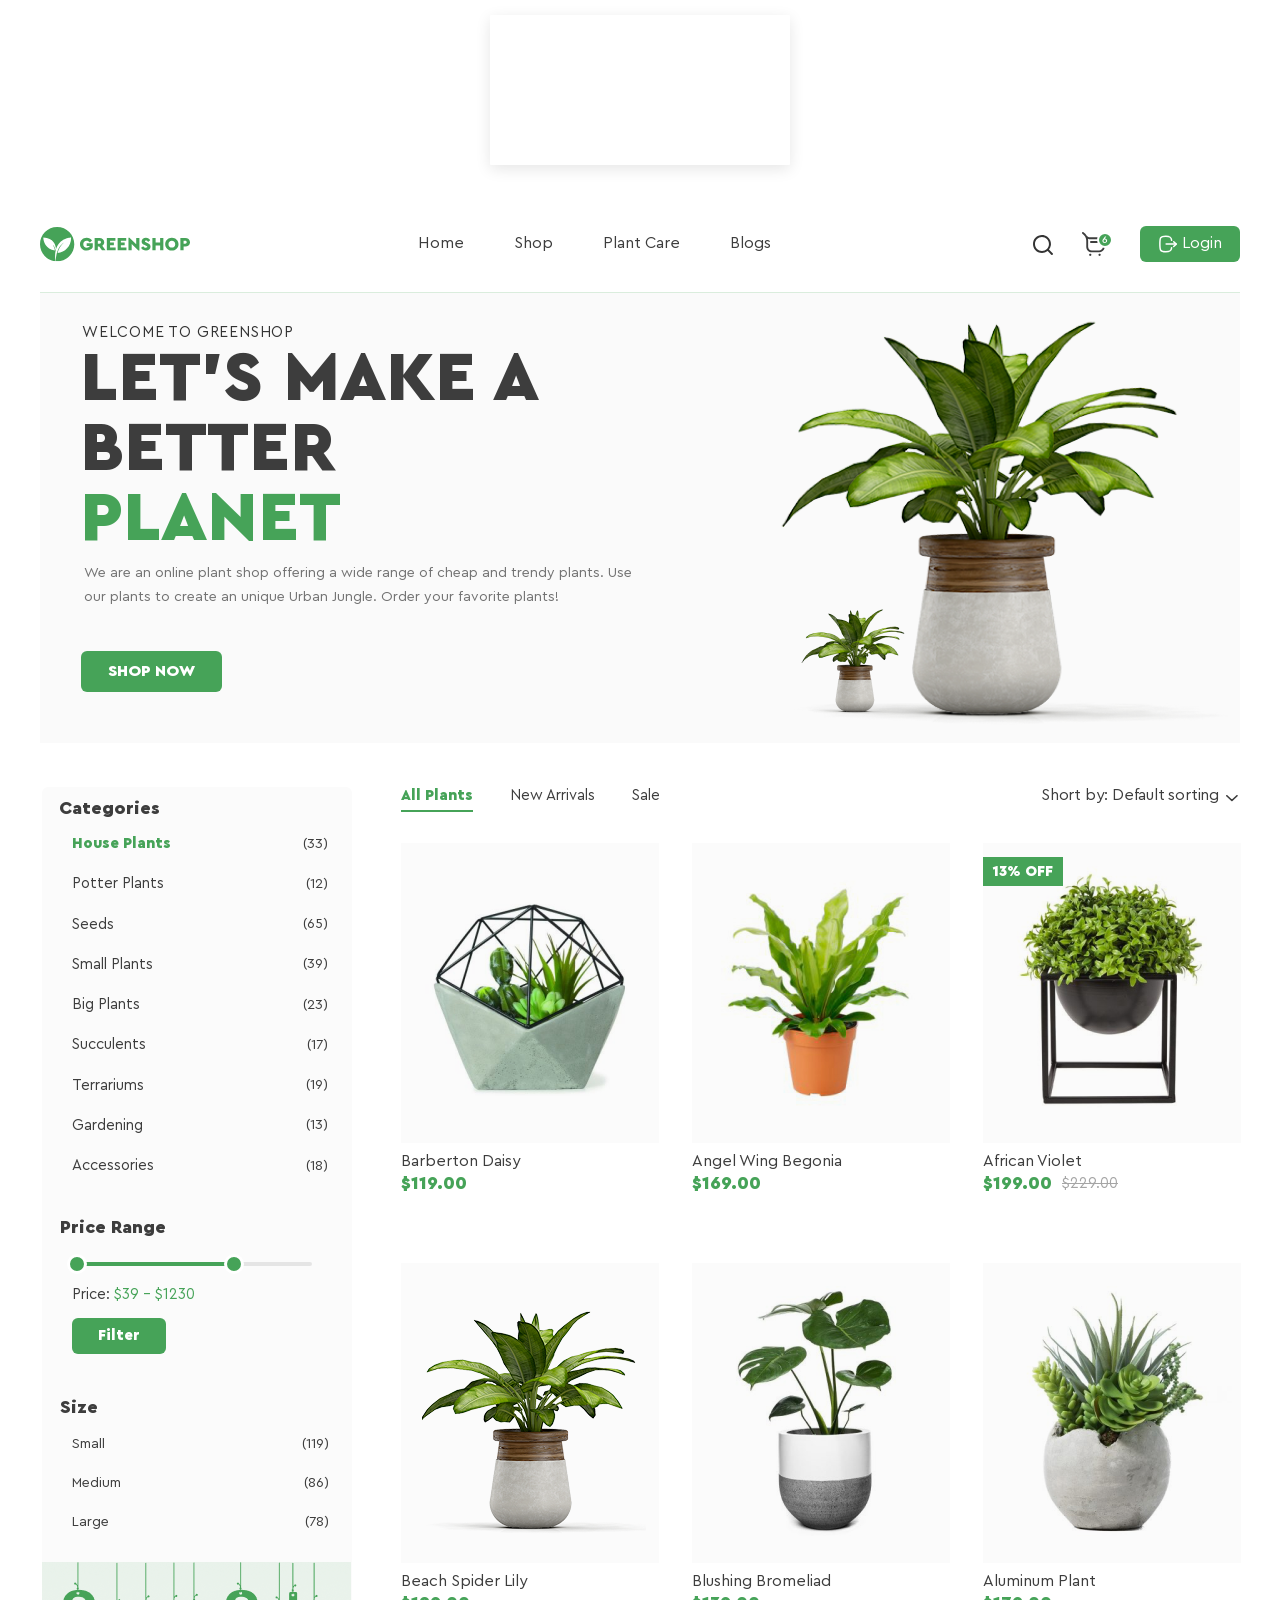
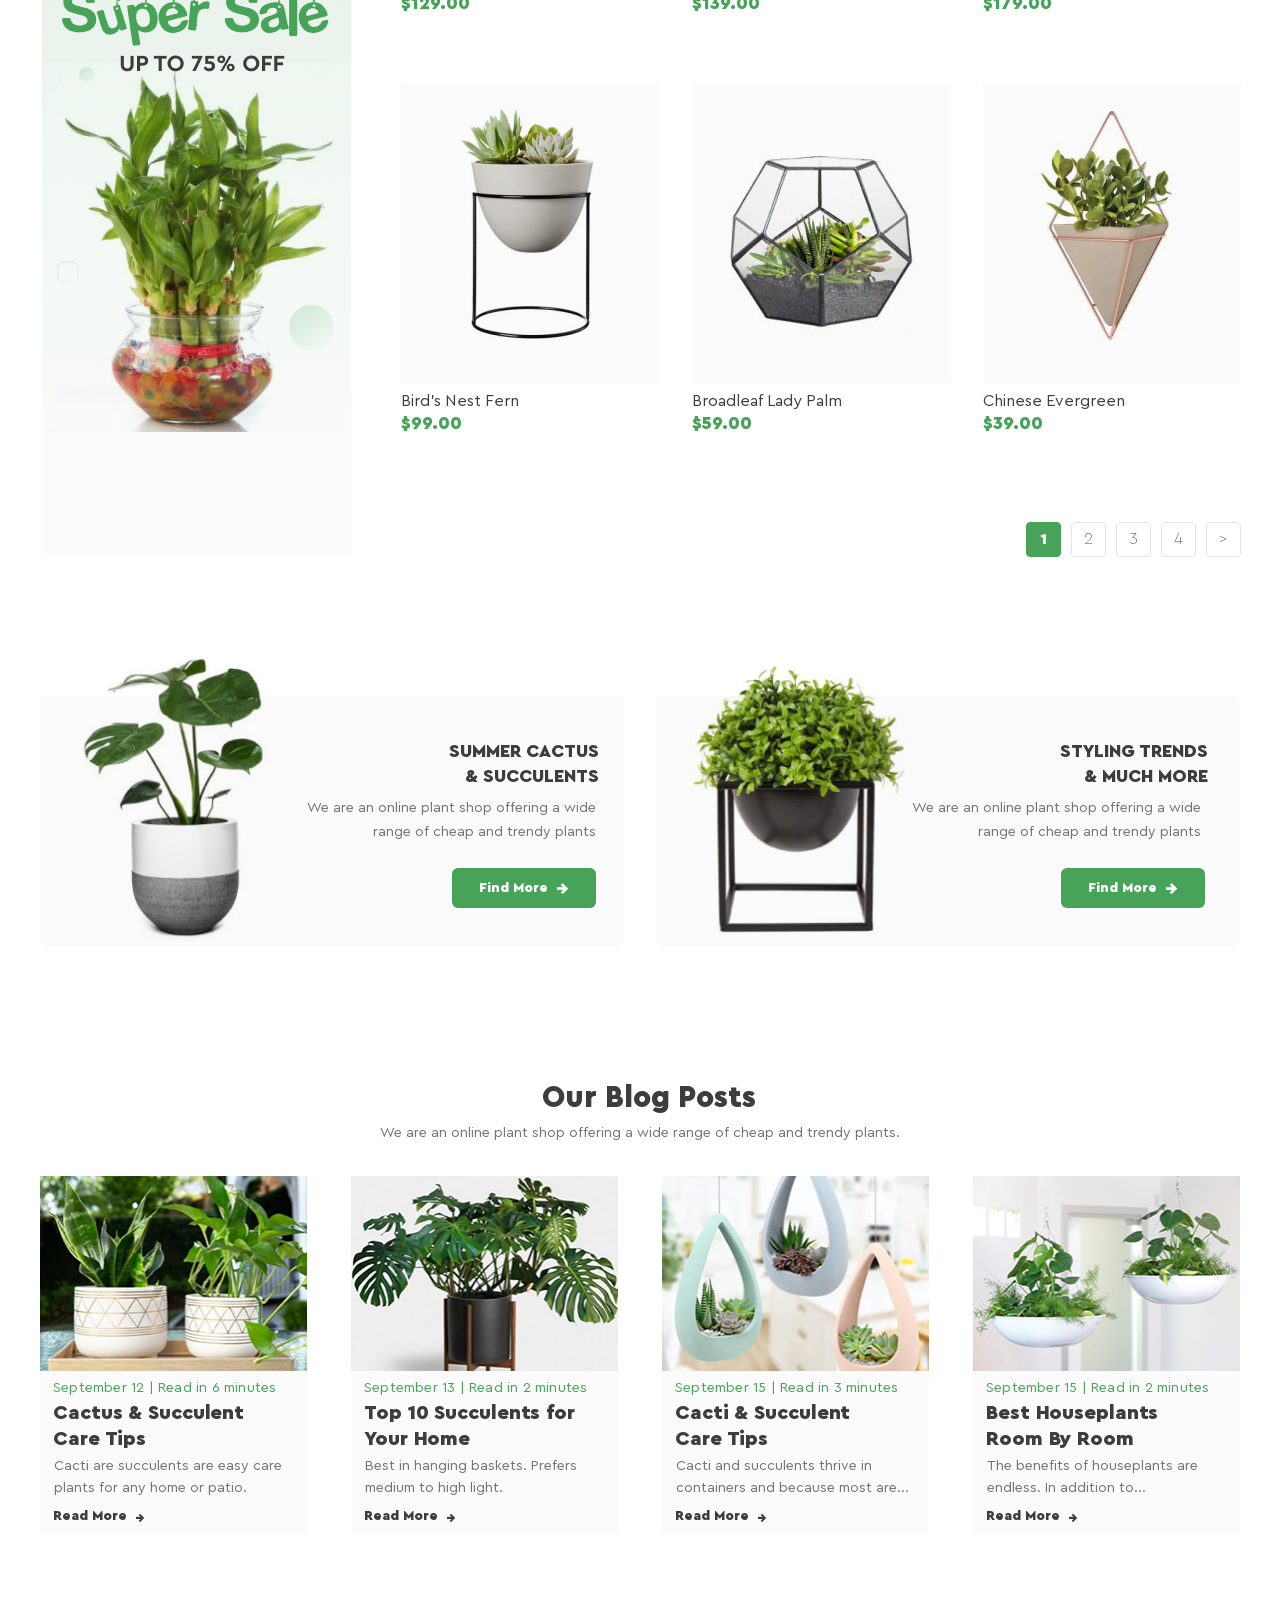
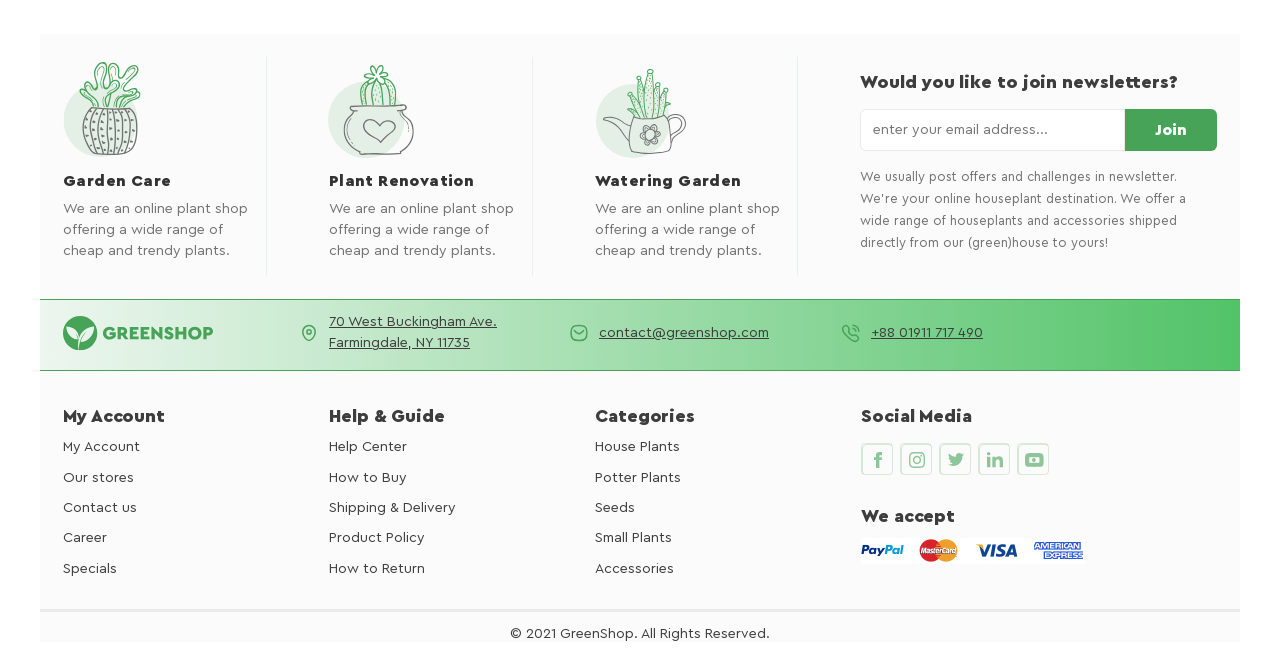
<file: index.html>
<!DOCTYPE html>
<html lang="en">

<head>
    <meta charset="UTF-8">
    <meta name="viewport" content="width=device-width, initial-scale=1.0">
    <link rel="stylesheet" href="css/normalize.css">
    <link rel="stylesheet" href="css/main.css">
    <title>GreenShop</title>
</head>

<body>
    <div class="container">
        <div class="top-animation-box">
            <video src="./images/animation.mp4" autoplay loop muted playsinline class="animated-video"></video>
        </div>
        <header class="header">
            <div class="logo">
                <img src="./images/Logo.svg" alt="Logo" width="150" height="35">
            </div>
            <nav class="main-nav">
                <ul class="menu-list">
                    <li><a href="#">Home</a></li>
                    <li><a href="#">Shop</a></li>
                    <li class="has-dropdown">

                        <a href="#">Plant Care</a>
                        <ul class="dropdown-level-1">

                            <li><a href="#">Drainage</a></li>
                            <li><a href="#">Fungicides</a></li>
                            <li><a href="#">Fertilizer</a></li>
                            <li class="has-sub-dropdown">
                                <a href="#">Priming <span class="arrow">›</span></a>

                                <ul class="dropdown-level-2">
                                    <li><a href="#">Universal</a></li>
                                    <li><a href="#">For Ficus</a></li>
                                    <li><a href="#">For Cacti</a></li>
                                    <li><a href="#">For Citrus</a></li>
                                    <li><a href="#">For those in bloom</a></li>
                                    <li><a href="#">For Orchids</a></li>
                                </ul>
                            </li>
                        </ul>
                    </li>
                    <li><a href="#">Blogs</a></li>
                </ul>
            </nav>

            <div class="header-actions">
                <a href="#" class="action-btn">
                    <svg width="20" height="20">
                        <use href="sprite.svg#icon-search"></use>
                    </svg>
                </a>

                <a href="#" class="action-btn cart-btn">
                    <svg width="31" height="24">
                        <use href="sprite.svg#icon-cart"></use>
                    </svg>
                </a>

                <a href="registration.html" class="btn-login">
                    <img src="./images/Logout.svg" alt="Icon">
                    Login
                </a>
            </div>
        </header>
    </div>

    <div class="container main-container">
        <main>
            <section class="hero-section">
                <div class="banner-container">
                    <div class="banner-text">
                        <span class="subtitle">Welcome to GreenShop</span>
                        <h1>LET'S MAKE A<br>BETTER <span class="text-green">PLANET</span></h1>
                        <p>We are an online plant shop offering a wide range of cheap and trendy plants. Use our
                            plants
                            to create an unique Urban Jungle. Order your favorite plants!</p>
                        <a href="#" class="btn-primary">Shop Now</a>
                    </div>
                    <div class="banner-image">
                        <img src="./images/Frame1.png" alt="Banner Image">
                    </div>
                </div>
            </section>

            <section class="shop-section">

                <aside class="sidebar">
                    <div class="categories">
                        <h2>Categories</h2>
                        <ul>
                            <li><a href="#" class="active-category">House Plants</a> <span>(33)</span></li>
                            <li><a href="#">Potter Plants</a> <span>(12)</span></li>
                            <li><a href="#">Seeds</a> <span>(65)</span></li>
                            <li><a href="#">Small Plants</a> <span>(39)</span></li>
                            <li><a href="#">Big Plants</a> <span>(23)</span></li>
                            <li><a href="#">Succulents</a> <span>(17)</span></li>
                            <li><a href="#">Terrariums</a> <span>(19)</span></li>
                            <li><a href="#">Gardening</a> <span>(13)</span></li>
                            <li><a href="#">Accessories</a> <span>(18)</span></li>
                        </ul>
                    </div>

                    <div class="price-range">
                        <h2>Price Range</h2>
                        <div class="price-content">
                            <div class="price-slider">
                                <div class="slider-line">
                                    <div class="slider-circle left"></div>
                                    <div class="slider-circle right"></div>
                                </div>
                            </div>
                            <p>Price: <span class="text-green">$39 - $1230</span></p>
                            <a href="#" class="btn-filter">Filter</a>
                        </div>
                    </div>

                    <div class="size-filter">
                        <h2>Size</h2>
                        <ul>
                            <li><a href="#">Small</a> <span>(119)</span></li>
                            <li><a href="#">Medium</a> <span>(86)</span></li>
                            <li><a href="#">Large</a> <span>(78)</span></li>
                        </ul>
                    </div>

                    <div class="sale-banner">
                        <img src="./images/Super-sale.png" alt="Super Sale Banner">
                    </div>
                </aside>

                <div class="main-content">

                    <div class="shop-header">
                        <div class="shop-tabs">
                            <a href="#" class="active-tab">All Plants</a>
                            <a href="#">New Arrivals</a>
                            <a href="#">Sale</a>
                        </div>
                        <div class="shop-short">
                            <span>Short by: Default sorting</span>
                            <img src="./images/Stroke-1.svg" alt="Arrow">
                        </div>
                    </div>

                    <div class="products-grid">

                        <div class="product-card">
                            <div class="product-image">
                                <img src="./images/plant-1.png" alt="Plant 1" style="transform: translate(0px, 5px);">
                                <div class="action-icons">
                                    <a href="#" class="icon-btn"><img src="./images/cart.svg" alt="Cart"></a>
                                    <a href="#" class="icon-btn"><img src="./images/heart.svg" alt="Heart"></a>
                                    <a href="#" class="icon-btn"><img src="./images/search.svg" alt="Search"></a>
                                </div>
                            </div>
                            <h3>Barberton Daisy</h3>
                            <div class="price-block">
                                <span class="price">$119.00</span>
                            </div>
                        </div>

                        <div class="product-card">
                            <div class="product-image">
                                <img src="./images/plant-2.png" alt="Plant 2" style="transform: translate(0px, -1px);">
                                <div class="action-icons">
                                    <a href="#" class="icon-btn"><img src="./images/cart.svg" alt="Cart"></a>
                                    <a href="#" class="icon-btn"><img src="./images/heart.svg" alt="Heart"></a>
                                    <a href="#" class="icon-btn"><img src="./images/search.svg" alt="Search"></a>
                                </div>
                            </div>
                            <h3>Angel Wing Begonia</h3>
                            <div class="price-block">
                                <span class="price">$169.00</span>
                            </div>
                        </div>

                        <div class="product-card">
                            <div class="product-image">
                                <span class="discount-badge">13% OFF</span>
                                <img src="./images/plant-3.png" alt="Plant 3" style="transform: translate(0px, -3px);">
                                <div class="action-icons">
                                    <a href="#" class="icon-btn"><img src="./images/cart.svg" alt="Cart"></a>
                                    <a href="#" class="icon-btn"><img src="./images/heart.svg" alt="Heart"></a>
                                    <a href="#" class="icon-btn"><img src="./images/search.svg" alt="Search"></a>
                                </div>
                            </div>
                            <h3>African Violet</h3>
                            <div class="price-block">
                                <span class="price">$199.00</span>
                                <span class="old-price">$229.00</span>
                            </div>
                        </div>

                        <div class="product-card">
                            <div class="product-image">
                                <img src="./images/plant-4.png" alt="Plant 4" style="transform: translate(4px, -3px);">
                                <div class="action-icons">
                                    <a href="#" class="icon-btn"><img src="./images/cart.svg" alt="Cart"></a>
                                    <a href="#" class="icon-btn"><img src="./images/heart.svg" alt="Heart"></a>
                                    <a href="#" class="icon-btn"><img src="./images/search.svg" alt="Search"></a>
                                </div>
                            </div>
                            <h3>Beach Spider Lily</h3>
                            <div class="price-block">
                                <span class="price">$129.00</span>
                            </div>
                        </div>

                        <div class="product-card">
                            <div class="product-image">
                                <img src="./images/plant-5.png" alt="Plant 5" style="transform: translate(0px, -3px);">
                                <div class="action-icons">
                                    <a href="#" class="icon-btn"><img src="./images/cart.svg" alt="Cart"></a>
                                    <a href="#" class="icon-btn"><img src="./images/heart.svg" alt="Heart"></a>
                                    <a href="#" class="icon-btn"><img src="./images/search.svg" alt="Search"></a>
                                </div>
                            </div>
                            <h3>Blushing Bromeliad</h3>
                            <div class="price-block">
                                <span class="price">$139.00</span>
                            </div>
                        </div>

                        <div class="product-card">
                            <div class="product-image">
                                <img src="./images/plant-6.png" alt="Plant 6" style="transform: translate(0px, -3px);">
                                <div class="action-icons">
                                    <a href="#" class="icon-btn"><img src="./images/cart.svg" alt="Cart"></a>
                                    <a href="#" class="icon-btn"><img src="./images/heart.svg" alt="Heart"></a>
                                    <a href="#" class="icon-btn"><img src="./images/search.svg" alt="Search"></a>
                                </div>
                            </div>
                            <h3>Aluminum Plant</h3>
                            <div class="price-block">
                                <span class="price">$179.00</span>
                            </div>
                        </div>

                        <div class="product-card">
                            <div class="product-image">
                                <img src="./images/plant-7.png" alt="Plant 7" style="transform: translate(-0px, -9px);">
                                <div class="action-icons">
                                    <a href="#" class="icon-btn"><img src="./images/cart.svg" alt="Cart"></a>
                                    <a href="#" class="icon-btn"><img src="./images/heart.svg" alt="Heart"></a>
                                    <a href="#" class="icon-btn"><img src="./images/search.svg" alt="Search"></a>
                                </div>
                            </div>
                            <h3>Bird's Nest Fern</h3>
                            <div class="price-block">
                                <span class="price">$99.00</span>
                            </div>
                        </div>

                        <div class="product-card">
                            <div class="product-image">
                                <img src="./images/plant-8.png" alt="Plant 8" style="transform: translate(-0px, 2px);">
                                <div class="action-icons">
                                    <a href="#" class="icon-btn"><img src="./images/cart.svg" alt="Cart"></a>
                                    <a href="#" class="icon-btn"><img src="./images/heart.svg" alt="Heart"></a>
                                    <a href="#" class="icon-btn"><img src="./images/search.svg" alt="Search"></a>
                                </div>
                            </div>
                            <h3>Broadleaf Lady Palm</h3>
                            <div class="price-block">
                                <span class="price">$59.00</span>
                            </div>
                        </div>

                        <div class="product-card">
                            <div class="product-image">
                                <img src="./images/plant-9.png" alt="Plant 9" style="transform: translate(-0px, -8px);">
                                <div class="action-icons">
                                    <a href="#" class="icon-btn"><img src="./images/cart.svg" alt="Cart"></a>
                                    <a href="#" class="icon-btn"><img src="./images/heart.svg" alt="Heart"></a>
                                    <a href="#" class="icon-btn"><img src="./images/search.svg" alt="Search"></a>
                                </div>
                            </div>
                            <h3>Chinese Evergreen</h3>
                            <div class="price-block">
                                <span class="price">$39.00</span>
                            </div>
                        </div>

                    </div>

                    <div class="pagination">
                        <a href="#" class="active-page">1</a>
                        <a href="#">2</a>
                        <a href="#">3</a>
                        <a href="#">4</a>
                        <a href="#" class="next-page">&gt;</a>
                    </div>

                </div>
            </section>

            <section class="promo-section">
                <div class="promo-card">
                    <div class="promo-image">
                        <img src="./images/cactus.png" alt="cactus" style="transform: translate(-4px, -4px);">
                    </div>
                    <div class="promo-content">
                        <h3 style="transform: translate(4px, 2px);">SUMMER CACTUS<br>& SUCCULENTS</h3>
                        <p style="transform: translate(1px, -2px);">We are an online plant shop offering a wide<br>range
                            of cheap and trendy plants</p>
                        <a href="#" class="btn-find-more" style="transform: translate(1px, 3px);">Find More <span
                                class="arrow">&rarr;</span></a>
                    </div>
                </div>

                <div class="promo-card">
                    <div class="promo-image">
                        <img src="./images/styling.png" alt="Styling">
                    </div>
                    <div class="promo-content">
                        <h3 style="transform: translate(-2px, 2px);">STYLING TRENDS<br>& MUCH MORE</h3>
                        <p style="transform: translate(-9px, -2px);">We are an online plant shop offering a wide range
                            of cheap and trendy plants</p>
                        <a href="#" class="btn-find-more" style="transform: translate(-5px, 3px);">Find More <span
                                class="arrow">&rarr;</span></a>
                    </div>
                </div>

            </section>
            <section class="blog-section">

                <div class="blog-header">
                    <h2>Our Blog Posts</h2>
                    <p>We are an online plant shop offering a wide range of cheap and trendy plants.</p>
                </div>

                <div class="blog-grid">

                    <div class="blog-card">
                        <div class="blog-image">
                            <img src="./images/blog-1.png" alt="Blog 1">
                        </div>
                        <div class="blog-content">
                            <span class="blog-meta">September 12 | Read in 6 minutes</span>
                            <h3>Cactus & Succulent<br>Care Tips</h3>
                            <p>Cacti are succulents are easy care plants for any home or patio.</p>
                            <a href="#" class="btn-read-more">Read More <span class="arrow">&rarr;</span></a>
                        </div>
                    </div>

                    <div class="blog-card">
                        <div class="blog-image">
                            <img src="./images/blog-2.png" alt="Blog 2">
                        </div>
                        <div class="blog-content">
                            <span class="blog-meta">September 13 | Read in 2 minutes</span>
                            <h3>Top 10 Succulents for Your Home</h3>
                            <p>Best in hanging baskets. Prefers medium to high light.</p>
                            <a href="#" class="btn-read-more">Read More <span class="arrow">&rarr;</span></a>
                        </div>
                    </div>

                    <div class="blog-card">
                        <div class="blog-image">
                            <img src="./images/blog-3.png" alt="Blog 3">
                        </div>
                        <div class="blog-content">
                            <span class="blog-meta">September 15 | Read in 3 minutes</span>
                            <h3>Cacti & Succulent<br> Care Tips</h3>
                            <p>Cacti and succulents thrive in containers and because most are...</p>
                            <a href="#" class="btn-read-more">Read More <span class="arrow">&rarr;</span></a>
                        </div>
                    </div>

                    <div class="blog-card">
                        <div class="blog-image">
                            <img src="./images/blog-4.png" alt="Blog 4">
                        </div>
                        <div class="blog-content">
                            <span class="blog-meta">September 15 | Read in 2 minutes</span>
                            <h3>Best Houseplants<br> Room By Room</h3>
                            <p>The benefits of houseplants are endless. In addition to...</p>
                            <a href="#" class="btn-read-more">Read More <span class="arrow">&rarr;</span></a>
                        </div>
                    </div>

                </div>
            </section>
        </main>

        <footer class="footer">
            <div class="container">
                <div class="footer-top">
                    <div class="footer-feature">
                        <div class="feature-icon">
                            <svg width="90" height="95" viewBox="0 0 77 95" style="transform: translate(-6px, 5px);">
                                <use href="sprite.svg#icon-garden"></use>
                            </svg>
                        </div>
                        <h4>Garden Care</h4>
                        <p>We are an online plant shop offering a wide range of cheap and trendy plants.</p>
                    </div>

                    <div class="footer-feature">
                        <div class="feature-icon">
                            <svg width="90" height="95" viewBox="0 0 87 90" style="transform: translate(-1px, 7px);">
                                <use href="sprite.svg#icon-plant"></use>
                            </svg>
                        </div>
                        <h4>Plant Renovation</h4>
                        <p>We are an online plant shop offering a wide range of cheap and trendy plants.</p>
                    </div>

                    <div class="footer-feature">
                        <div class="feature-icon">
                            <svg width="90" height="95" viewBox="0 0 90 89" style="transform: translate(1px, 9px);">
                                <use href="sprite.svg#icon-watering"></use>
                            </svg>
                        </div>
                        <h4>Watering Garden</h4>
                        <p>We are an online plant shop offering a wide range of cheap and trendy plants.</p>
                    </div>

                    <div class="footer-newsletter">
                        <h4>Would you like to join newsletters?</h4>
                        <form class="newsletter-form">
                            <input type="email" placeholder="enter your email address...">
                            <button type="submit">Join</button>
                        </form>
                        <p>We usually post offers and challenges in newsletter. We’re your online houseplant
                            destination. We offer a wide range of houseplants and accessories shipped directly from our
                            (green)house to yours!</p>
                    </div>
                </div>
                <div class="footer-contact">
                    <a href="#" class="contact-logo">
                        <svg width="150" height="35">
                            <use href="sprite.svg#icon-logo"></use>
                        </svg>
                    </a>

                    <a href="#" class="contact-item">
                        <svg width="20" height="20">
                            <use href="sprite.svg#icon-location"></use>
                        </svg>
                        <span>70 West Buckingham Ave.<br>Farmingdale, NY 11735</span>
                    </a>

                    <a href="mailto:contact@greenshop.com" class="contact-item">
                        <svg width="20" height="20">
                            <use href="sprite.svg#icon-email"></use>
                        </svg>
                        <span>contact@greenshop.com</span>
                    </a>

                    <a href="tel:+8801911717490" class="contact-item">
                        <svg width="20" height="20">
                            <use href="sprite.svg#icon-phone"></use>
                        </svg>
                        <span>+88 01911 717 490</span>
                    </a>
                </div>

                <div class="footer-links">
                    <div class="links-column">
                        <h4>My Account</h4>
                        <ul>
                            <li><a href="#">My Account</a></li>
                            <li><a href="#">Our stores</a></li>
                            <li><a href="#">Contact us</a></li>
                            <li><a href="#">Career</a></li>
                            <li><a href="#">Specials</a></li>
                        </ul>
                    </div>

                    <div class="links-column">
                        <h4>Help & Guide</h4>
                        <ul>
                            <li><a href="#">Help Center</a></li>
                            <li><a href="#">How to Buy</a></li>
                            <li><a href="#">Shipping & Delivery</a></li>
                            <li><a href="#">Product Policy</a></li>
                            <li><a href="#">How to Return</a></li>
                        </ul>
                    </div>

                    <div class="links-column">
                        <h4>Categories</h4>
                        <ul>
                            <li><a href="#">House Plants</a></li>
                            <li><a href="#">Potter Plants</a></li>
                            <li><a href="#">Seeds</a></li>
                            <li><a href="#">Small Plants</a></li>
                            <li><a href="#">Accessories</a></li>
                        </ul>
                    </div>

                    <div class="links-social">
                        <h4>Social Media</h4>
                        <div class="social-icons">
                            <a href="#">
                                <svg width="30" height="30">
                                    <use href="sprite.svg#icon-facebook"></use>
                                </svg>
                            </a>
                            <a href="#">
                                <svg width="30" height="30">
                                    <use href="sprite.svg#icon-instagram"></use>
                                </svg>
                            </a>
                            <a href="#">
                                <svg width="30" height="30">
                                    <use href="sprite.svg#icon-twitter"></use>
                                </svg>
                            </a>
                            <a href="#">
                                <svg width="30" height="30">
                                    <use href="sprite.svg#icon-linkedin"></use>
                                </svg>
                            </a>
                            <a href="#">
                                <svg width="30" height="30">
                                    <use href="sprite.svg#icon-youtube"></use>
                                </svg>
                            </a>
                        </div>
                        <h4>We accept</h4>
                        <img src="./images/payment-methods.png" alt="Payment Methods" class="payments-img">
                    </div>
                </div>
                <div class="footer-copyright">
                    <p>© 2021 GreenShop. All Rights Reserved.</p>
                </div>

            </div>
</body>

</html>
</file>
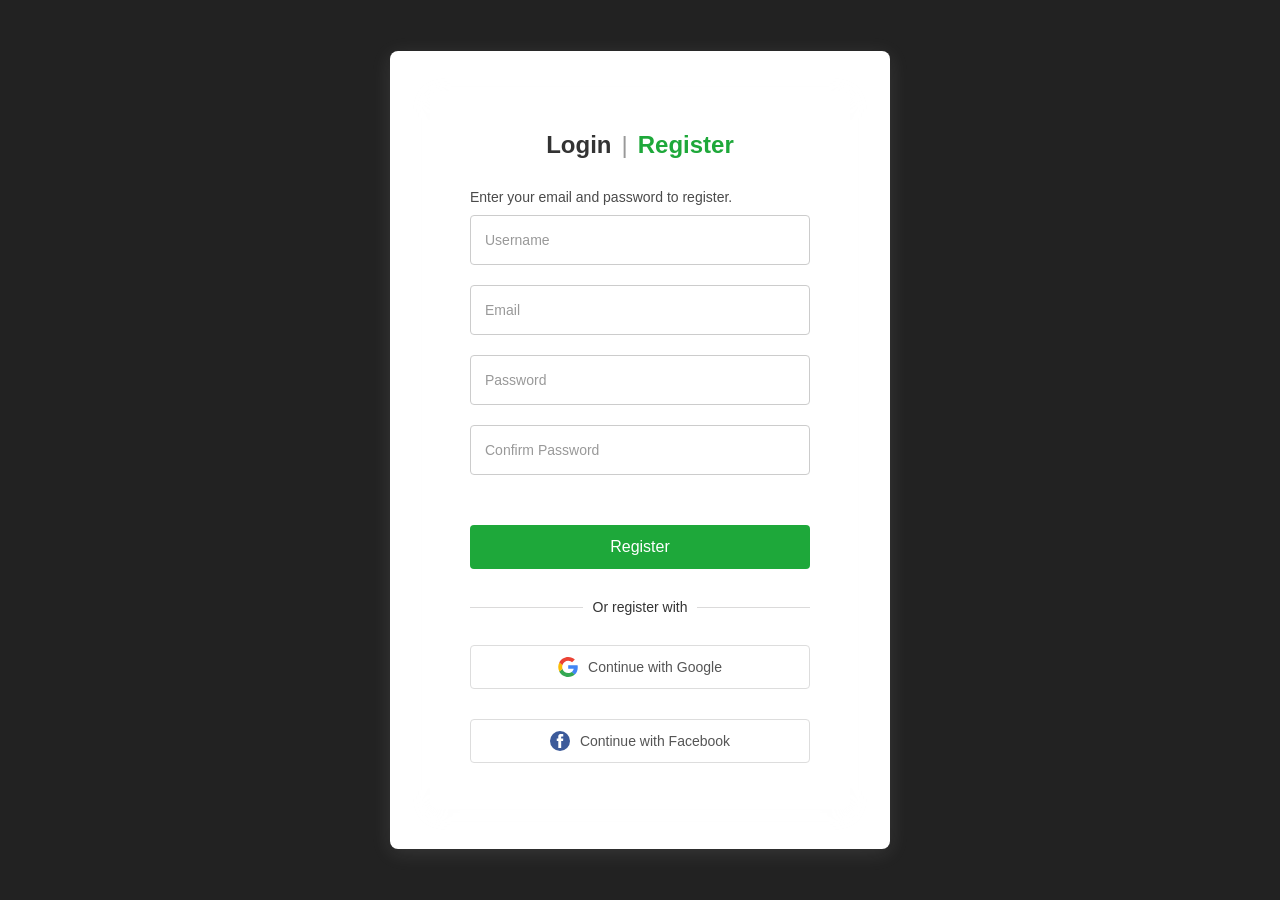
<file: form.html>
<!DOCTYPE html>
<html lang="en">

<head>
    <meta charset="UTF-8">
    <meta name="viewport" content="width=device-width, initial-scale=1.0">
    <title>Registration form</title>
    <link rel="stylesheet" href="css/normalize.css">
    <link rel="stylesheet" href="css/style.css">
</head>

<body>
    <form class="form-container">
        <div class="form-container">
            <div class="tabs">
                <span class="tab">Login</span>
                <span class="tab-separator">|</span>
                <span class="tab active">Register</span>
            </div>
            <p class="subtitle">Enter your email and password to register.</p>
            <input type="text" placeholder="Username" required>
            <input type="email" placeholder="Email" required>
            <input type="password" placeholder="Password" required>
            <input type="password" placeholder="Confirm Password" required>
            <button type="submit">Register</button>
            <div class="separator-text">Or register with</div>
            <button class="btn-social">
                <img src="images/google.svg" alt="Google logo" class="social-icon">
                Continue with Google
            </button>
            <button class="btn-social">
                <img src="images/facebook.svg" alt="Facebook logo" class="social-icon">
                Continue with Facebook
            </button>
        </div>
    </form>

</body>

</html>
</file>
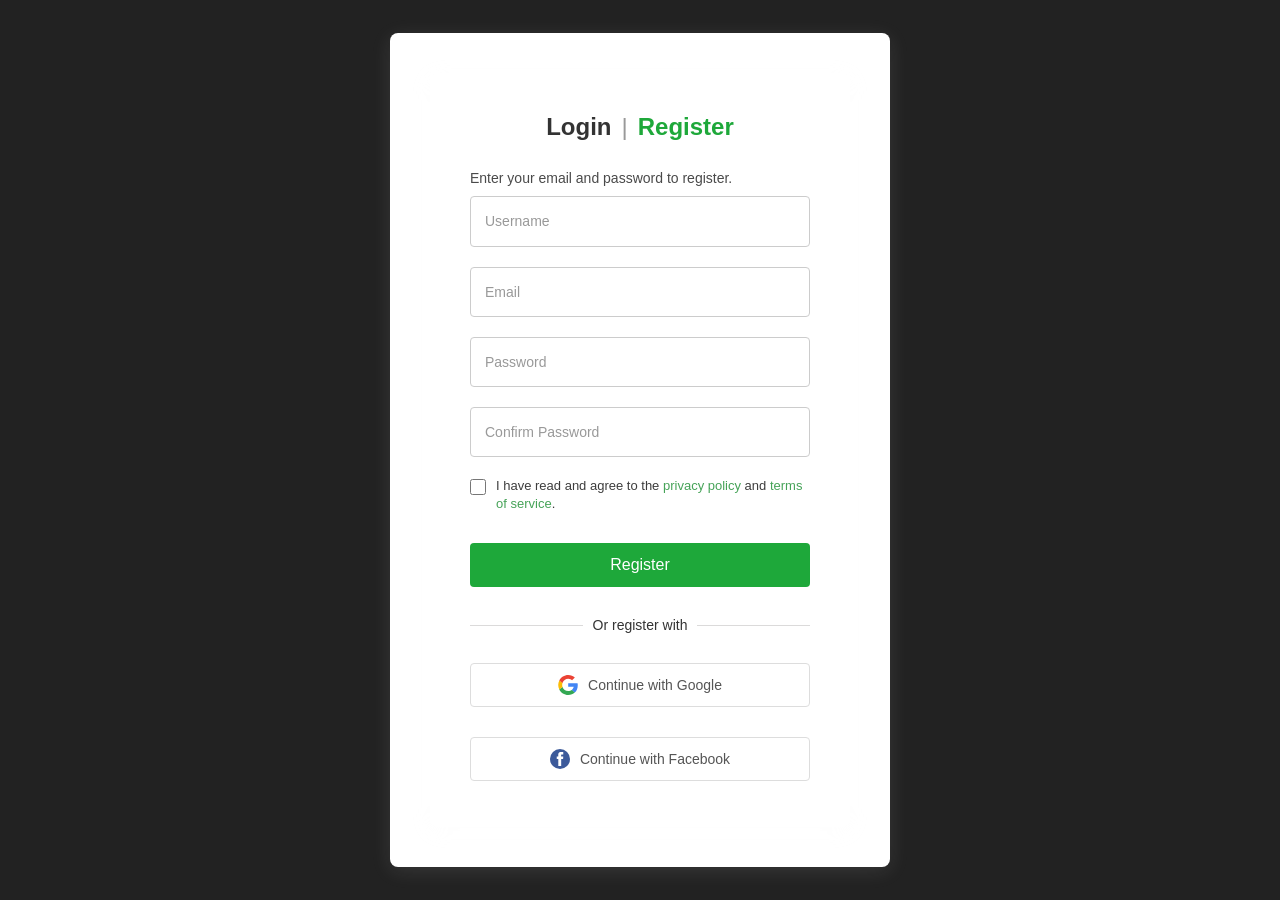
<file: registration.html>
<!DOCTYPE html>
<html lang="en">

<head>
    <meta charset="UTF-8">
    <meta name="viewport" content="width=device-width, initial-scale=1.0">
    <title>Registration form</title>
    <link rel="stylesheet" href="css/normalize.css">
    <link rel="stylesheet" href="css/style.css">
</head>

<body>
    <div id="preloader" class="preloader">
        <div class="spinner"></div>
    </div>
    <form class="form-container">
        <div class="form-container">
            <div class="tabs">
                <span class="tab">Login</span>
                <span class="tab-separator">|</span>
                <span class="tab active">Register</span>
            </div>
            <p class="subtitle">Enter your email and password to register.</p>
            <input type="text" placeholder="Username" required>
            <input type="email" placeholder="Email" required>
            <input type="password" placeholder="Password" required>
            <input type="password" placeholder="Confirm Password" required>

            <div class="policy-group">
                <input type="checkbox" id="policy" required>
                <label for="policy">
                    I have read and agree to the <a href="#">privacy policy</a> and <a href="#">terms of service</a>.
                </label>
            </div>

            <button type="submit">Register</button>
            <div class="separator-text">Or register with</div>
            <button class="btn-social">
                <img src="images/google.svg" alt="Google logo" class="social-icon">
                Continue with Google
            </button>
            <button class="btn-social">
                <img src="images/facebook.svg" alt="Facebook logo" class="social-icon">
                Continue with Facebook
            </button>
        </div>
    </form>
<script>
        window.addEventListener('load', function() {
            const preloader = document.getElementById('preloader');
            preloader.classList.add('hidden');
        });
    </script>
</body>

</html>
</file>
<file: css/main.css>
*,
*::before,
*::after {
    box-sizing: border-box;
}

/*1. ОБЩИЕ СТИЛИ И СЕТКА ПЛАТФОРМЫ*/
@font-face {
    font-family: 'Cera Pro';
    src: url('fonts/CeraPro-Thin.woff') format('woff');
    font-weight: 100;
    font-style: normal;
}

@font-face {
    font-family: 'Cera Pro';
    src: url('fonts/CeraPro-Regular.woff') format('woff');
    font-weight: 400;
    font-style: normal;
}

@font-face {
    font-family: 'Cera Pro';
    src: url('fonts/CeraPro-Black.woff') format('woff');
    font-weight: 900;
    font-style: normal;
}

body {
    font-family: 'Cera Pro', sans-serif;
    font-weight: 400;
    color: #333333;
}

.container {
    margin: 0 auto;
    width: 100%;
    max-width: 1200px;
    padding: 0px;
}

.top-animation-box {
    display: flex;
    justify-content: center;
    align-items: center;
    padding: 15px 0;
    width: 100%;
}

.animated-video {
    width: auto;
    height: auto;
    border-radius: 1px;
    object-fit: cover;
    box-shadow: 0px 4px 15px rgba(0, 0, 0, 0.1);
    pointer-events: none;
}

/*2. ШАПКА САЙТА*/
.header {
    display: flex;
    justify-content: space-between;
    align-items: center;
    margin-top: 24px;
    padding-bottom: 19px;
    border-bottom: 1px solid rgba(70, 163, 88, 0.2);
    position: relative;
    top: 12px;
}


.header .logo img {
    vertical-align: middle;
}

.menu-list,
.dropdown-level-1,
.dropdown-level-2 {
    list-style: none;
    margin: 0;
    padding: 0;
}

.menu-list {
    display: flex;
    align-items: center;
    gap: 50px;
}

.header-actions {
    display: flex;
    align-items: center;
    gap: 28px;
}

/* Базовый стиль для кнопок-иконок */
.action-btn {
    color: #333333;
    display: flex;
    align-items: center;
    justify-content: center;
    transition: color 0.3s ease;
    text-decoration: none;
}

.action-btn:hover .action-btn svg {
    color: #46A358;
    fill: currentColor;
}

.cart-btn {
    position: relative;
    right: -1px;
    bottom: 1px;
}

.cart-badge {
    position: absolute;
    top: -5px;
    right: -10px;
    background-color: #46A358;
    color: #FFFFFF;
    font-size: 10px;
    font-weight: 500;
    width: 16px;
    height: 16px;
    border-radius: 50%;
    display: flex;
    justify-content: center;
    align-items: center;
    border: 2px solid #FFFFFF;
}

/* 1 УРОВЕНЬ (Plant Care)*/
.has-dropdown {
    position: relative;
}

.dropdown-level-1 {
    position: absolute;
    top: 100%;
    left: 50%;
    transform: translateX(-50%);
    min-width: 100px;
    background-color: #f3f8f4;
    width: 220px;
    padding: 10px 0;
    z-index: 100;
    display: none;
}

.has-dropdown:hover>.dropdown-level-1 {
    display: block;
}

/* 2 УРОВЕНЬ (Priming)*/
.has-sub-dropdown {
    position: relative;
    display: block;
    width: 100%;
}

.dropdown-level-2 {
    position: absolute;
    top: -118px;
    left: 220px;
    margin-left: 2px;
    background-color: #f3f8f4;
    min-width: 200px;
    padding: 10px 0;
    z-index: 101;
    display: none;
}

.has-sub-dropdown:hover>.dropdown-level-2 {
    display: block;
}

/* СТИЛИ ССЫЛОК */
.main-nav {
    position: relative;
    margin-top: 11px;
    padding-top: 5px;
    top: 2px;
    right: 17px;
}

.menu-list a {
    text-decoration: none;
    color: #3D3D3D;
    display: block;
}

.menu-list>li>a {
    font-size: 16px;
    font-weight: 500;
    padding-bottom: 20px;
    border-bottom: 3px solid transparent;
    transition: all 0.3s ease;
}

.menu-list .arrow {
    display: inline-block;
    transition: transform 0.3s ease, color 0.3s ease;
}

.menu-list>li:hover>a,
.menu-list>li>a.active {
    color: #46A358;
    border-bottom: 3px solid #46A358;
}

.dropdown-level-1 a,
.dropdown-level-2 a {
    padding: 10px 25px;
    font-size: 14px;
    display: flex;
    justify-content: space-between;
}

.dropdown-level-1 li:hover>a,
.dropdown-level-2 li:hover>a {
    background-color: #46A358;
    color: #FFFFFF;
}

ы .dropdown-level-1 li:hover>a .arrow {
    color: #FFFFFF;
    transform: rotate(180deg);
}

/* КНОПКА LOGIN */
.header .btn-login {
    text-decoration: none;
    color: #FFFFFF;
    background-color: #46A358;
    padding: 8px 18px;
    border-radius: 6px;
    font-weight: 500;
    font-size: 16px;
    transition: background-color 0.3s ease;
    display: flex;
    align-items: center;
    gap: 4px;
    position: relative;
    bottom: 1px;
}

.header .btn-login img {
    width: 20px;
    height: auto;
}

.header .btn-login:hover {
    background-color: #3b8a4a;
}

/* 1. Параметры для анимации */
.has-sub-dropdown .arrow {
    display: inline-block;
    transition: transform 0.3s ease, color 0.3s ease;
}

/* 2. Зеркально переворачиваем стрелочку */
.has-sub-dropdown:hover>a .arrow {
    transform: scaleX(-1);
    color: #FFFFFF;
}

/* Отступ между контейнером шапки и основным контейнером */
.main-container {
    margin-top: 12px;
}

/*3. ГЛАВНЫЙ БАННЕР*/
.banner-container {
    background-color: #fafafa;
    padding-left: 0px;
    padding-top: 0px;
    display: flex;
    justify-content: space-between;
    align-items: center;
}

.banner-text {
    width: 55%;
}

.banner-image {
    width: 40%;
    display: flex;
    justify-content: center;
    position: relative;
    right: 13px;
    bottom: 2px;
}

+
.banner-image img {
    max-width: 100%;
    height: auto;
}

.btn-primary {
    display: inline-flex;
    justify-content: center;
    align-items: center;
    background-color: #46A358;
    color: white;
    text-decoration: none;
    padding: 11px 27px; 
    border-radius: 6px;
    font-weight: 550;
    text-transform: uppercase;
    margin-top: 30px;
    transition: background-color 0.3s ease;
    position: relative;
    left: 41px;
    bottom: 21px;
}

.btn-primary:hover {
    background-color: #3b8a4a;
}

.banner-text h1 {
    font-size: 70px;
    font-weight: 900;
    line-height: 70px;
    margin: 1px 40px;
    color: #3D3D3D;
    text-transform: uppercase;
    max-width: 530px;
    position: relative;
    top: 1px;
}

.banner-text p {
    color: #727272;
    font-size: 14px;
    line-height: 24px;
    margin: 8px 0 34px 44px;
    max-width: 557px;
    position: relative;
    top: 1px;
}

.subtitle {
    letter-spacing: 0.8px;
    font-size: 15px;
    font-weight: 500;
    text-transform: uppercase;
    display: block;
    margin: 0px 43px;
    position: relative;
    right: 1px;
}

.text-green {
    color: #46A358;
}

/*4. СЕКЦИЯ КАТАЛОГА И САЙДБАР*/
.shop-section {
    display: flex;
    gap: 51px;
    margin-top: 44px;
}

.sidebar {
    width: 310px;
    min-width: 310px;
    flex-shrink: 0;
    background-color: #FBFBFB;
    padding: 11px 0;
    border-radius: 6px;
    position: relative;
    left: 2px;
}

.categories h2 {
    font-size: 18px;
    font-weight: bold;
    color: #3D3D3D;
    margin: 0 0 9px 0;
    padding: 0 17px;
}

.categories ul {
    list-style: none;
    padding-left: 3px;
    position: relative;
    left: 27px;
}

.categories li, 
.size-filter li {
    display: flex;
    justify-content: space-between;
    align-items: center;
    margin-bottom: 23px;
    padding-right: 51px;
}

/* Цвет и размер для цифр (33), (119) и т.д. */
.categories li span, 
.size-filter li span {
    font-size: 14px;
    color: #3D3D3D;
}

/* 2.Списки и заголовки новых блоков */
.size-filter ul {
    list-style: none;
    padding: 5px 1px;
    position: relative;
    left: 29px;
    top: 7px;
}

.price-range h2, 
.size-filter h2 {
    font-size: 18px;
    font-weight: bold;
    color: #3D3D3D;
    margin: 32px 0 18px 0;
    padding: 0 18px;
    position: relative;
    top: 11px;
}

/* Стили для ссылок размеров (Small, Medium...) */
.size-filter a {
    text-decoration: none;
    color: #3D3D3D;
    font-size: 14px;
    font-weight: 400;
    transition: color 0.3s;
}

.size-filter a:hover {
    color: #46A358;
    font-weight: bold;
}

/* 3. Блок цены (Price Range) */
.price-content {
    padding: 0 40px;
}

.price-content p {
    font-size: 15px;
    color: #3D3D3D;
    margin: 15px 0 25px 0;
    position: relative;
    top: 10px;
    right: 10px;
}

/* 4. Ползунок цены */
.price-slider {
    height: 4px;
    background-color: #E5E5E5; 
    border-radius: 2px;
    margin: 30px 0 10px 0;
    position: relative;
    top: 5px;
}

.slider-line {
    position: absolute;
    left: -2%; 
    right: 34%;
    height: 100%;
    background-color: #46A358; 
}

.slider-circle {
    position: absolute;
    top: 50%;
    width: 20px;
    height: 20px;
    background-color: #46A358;
    border: 3px solid #FFFFFF;
    border-radius: 50%;
    cursor: pointer;
}

.slider-circle.left {
    left: 0;
    transform: translate(-50%, -50%);
}

.slider-circle.right {
    right: 0;
    transform: translate(50%, -50%);
}

/* 5. Кнопка Filter */
.btn-filter {
    display: inline-block;
    background-color: #46A358;
    color: #FFFFFF;
    text-decoration: none;
    padding: 9px 26px;
    border-radius: 6px;
    font-weight: bold;
    font-size: 15px;
    transition: background-color 0.3s ease;
    position: relative;
    right: 10px;
}

.btn-filter:hover {
    background-color: #3b8a4a;
}

.categories a {
    text-decoration: none;
    color: #3D3D3D;
    font-size: 15px;
    font-weight: 400;
    transition: color 0.3s;
}

.categories a:hover {
    color: #46A358;
    font-weight: bold;
}

.categories a.active-category {
    color: #46A358;
    font-weight: bold;
}

.sale-banner {
    display: flex;
    justify-content: center;
    width: 310px; 
    height: 470px; 
    position: relative;
    bottom: 5px;
}

.sale-banner img {
    width: 100%;
    height: 100%;
    object-fit: cover;
    display: block;
}

.hero__img {
    align-self: flex-end;
    width: 100%;
    max-width: 600px;
    display: block;
}

/*5. ПРАВАЯ ПАНЕЛЬ И СЕТКА КАРТОЧЕК*/
.main-content {
    flex: 1;
}

.shop-header {
    display: flex;
    justify-content: space-between;
    align-items: center;
    margin-bottom: 31px;
}

.shop-tabs {
    display: flex;
    gap: 37px;
}

.shop-tabs a {
    text-decoration: none;
    color: #3D3D3D;
    margin-right: 0px;
    font-size: 15px;
    font-weight: 500;
    padding-bottom: 5px;
    border-bottom: 2px solid transparent;
    transition: all 0.3s ease;
}

.shop-tabs a:hover {
    color: #46A358;
    border-bottom: 2px solid #46A358;
}

.shop-tabs a.active-tab {
    color: #46A358;
    font-weight: bold;
    border-bottom: 2px solid #46A358;
    padding-bottom: 5px;
}

.shop-short {
    display: flex;
    align-items: center;
    gap: 7px;
    cursor: pointer;
    position: relative;
    right: 3px;
    bottom: 4px;
    letter-spacing: -0.2px;
}

.shop-short span {
    color: #3D3D3D;
    font-size: 16px;
}

.shop-short img {
    width: 12px;
    height: auto;
    position: relative;
    top: 3px;
}

.products-grid {
    display: flex;
    flex-wrap: wrap;
    gap: 59px 33px;
    line-height: 19px;
    width: 840px;
}

.product-card {
    width: 258px;
    text-align: left;
}

.product-image {
    background-color: #FBFBFB;
    height: 300px;
    display: flex;
    justify-content: center;
    align-items: center;
    padding: 0px;
    border-top: 2px solid transparent;
    position: relative;
    overflow: hidden;
    transition: all 0.3s ease;
}

.product-card:hover .product-image {
    box-shadow: 0px 15px 30px rgba(0, 0, 0, 0.15);
    transform: translateY(-5px);
    border-top-color: #46A358;
}

.product-image img {
    max-width: 100%;
    max-height: 100%;
    object-fit: contain;
    mix-blend-mode: multiply;
}

.product-card h3 {
    font-size: 16px;
    margin: 17px 0 6px 0;
    color: #3D3D3D;
    font-weight: normal;
    position: relative;
    bottom: 8px;
}

.price-block {
    display: flex;
    align-items: center;
    gap: 10px;
    position: relative;
    bottom: 11px;
}

.price {
    color: #46A358;
    font-weight: bold;
    font-size: 18px;
}

.old-price {
    color: #A5A5A5;
    text-decoration: line-through;
    font-size: 15px;
}


/* Бейдж скидки*/
.discount-badge {
    position: absolute;
    top: 12px;
    left: 0;
    background-color: #46A358;
    color: white;
    font-size: 15px;
    font-weight: bold;
    padding: 5px 10px;
}

/* Контейнер для иконок*/
.action-icons {
    position: absolute;
    bottom: 20px;
    left: 50%;
    transform: translateX(-50%);
    display: flex;
    gap: 10px;
    opacity: 0;
    transition: all 0.3s ease;
}

/* Квадратики с иконками */
.icon-btn {
    display: flex;
    justify-content: center;
    align-items: center;
    width: 35px;
    height: 35px;
    background-color: #FFFFFF;
    border-radius: 4px;
    box-shadow: 0px 4px 10px rgba(0, 0, 0, 0.1);
    transition: background-color 0.3s;
}

.icon-btn:hover {
    background-color: #F1F1F1;
}

.product-card:hover .action-icons {
    opacity: 1;
    bottom: 5px;
}

/*6. ПАГИНАЦИЯ*/
.pagination {
    display: flex;
    justify-content: flex-end;
    gap: 10px;
    margin-top: 78px;
}

.pagination a {
    display: flex;
    justify-content: center;
    align-items: center;
    width: 35px;
    height: 35px;
    border: 1px solid #E5E5E5;
    border-radius: 4px;
    text-decoration: none;
    color: #3D3D3D;
    font-size: 16px;
    font-weight: 300;
    transition: all 0.3s ease;
}

.pagination a.active-page {
    background-color: #46A358;
    color: #FFFFFF;
    border-color: #46A358;
    font-weight: bold;
}

.pagination a:hover {
    border-color: #46A358;
    color: #46A358;
}

.pagination a.active-page:hover {
    color: #FFFFFF;
}

/* 7. СЕКЦИЯ ПРОМО (FIND MORE) */
.promo-section {
    display: flex;
    gap: 30px;
    margin-top: 139px;
}

.promo-card {
    background-color: #FBFBFB;
    flex: 1;
    display: flex;
    justify-content: flex-end;
    align-items: center;
    position: relative;
    padding: 30px 30px 30px 0;
    border-radius: 8px;
    min-height: 250px;
    box-sizing: border-box;
}

.promo-image {
    position: absolute;
    bottom: 0;
    left: 0;
    width: 289px;
    display: flex;
    align-items: flex-end;
    z-index: 1;
    mix-blend-mode: multiply;
}

.promo-image img {
    width: 100%;
    height: auto;
    display: block;

}

.promo-content {
    width: 50%;
    text-align: right;
    display: flex;
    flex-direction: column;
    align-items: flex-end;
    z-index: 2;
}

.promo-content h3 {
    font-size: 18px;
    font-weight: 900;
    color: #3D3D3D;
    text-transform: uppercase;
    margin: 0 0 12px 0;
    line-height: 1.4;
}

.promo-content p {
    font-size: 14px;
    color: #727272;
    line-height: 1.7;
    margin: 0 0 18px 0;
    min-width: 290px;
}

.btn-find-more {
    display: inline-flex;
    align-items: center;
    background-color: #46A358;
    color: #ffffff;
    text-decoration: none;
    padding: 11px 27px;
    border-radius: 6px;
    font-weight: bold;
    font-size: 14px;
    transition: background-color 0.3s ease;
}

.btn-find-more:hover {
    background-color: #3b8a4a;
}

.btn-find-more .arrow {
    margin-left: 8px;
    font-size: 18px;
    line-height: 1;
}

/*8. СЕКЦИЯ БЛОГА (OUR BLOG POSTS)*/
.blog-section {
    margin-top: 135px;
    margin-bottom: 50px;
}

/* Заголовок секции */
.blog-header {
    text-align: center;
    margin-bottom: 35px;
}

.blog-header h2 {
    font-size: 30px;
    color: #3D3D3D;
    margin: 0 0 10px 18px;
}

.blog-header p {
    color: #727272;
    font-size: 14px;
    margin: 0;
}

/* Сетка карточек */
.blog-grid {
    display: flex;
    justify-content: space-between;
    gap: 44px;
}

.blog-card {
    flex: 1;
    background-color: #FBFBFB;
    transition: all 0.3s ease;
    display: flex;
    flex-direction: column;
}

.blog-card:hover {
    box-shadow: 0px 10px 20px rgba(0, 0, 0, 0.05);
    transform: translateY(-5px);
}

.blog-image {
    width: 100%;
}

.blog-image img {
    width: 100%;
    height: auto;
    display: block;
}

.blog-content {
    padding: 10px;
    display: flex;
    flex-direction: column;
    flex-grow: 1;
}

/* Зеленый текст (дата и время) */
.blog-meta {
    color: #46A358;
    font-size: 14px;
    font-weight: 500;
    display: block;
    position: relative;
    bottom: 2px;
    left: 3px;
    letter-spacing: 0.2px;
}

.blog-content h3 {
    font-size: 20px;
    color: #3D3D3D;
    margin: 0 0 10px 3px;
    line-height: 1.3;
    letter-spacing: -0.1px;
    position: relative;
    top: 2px;
}

.blog-content h4 {
    font-size: 20px;
    color: #3D3D3D;
    margin: 0 0 10px 0;
    line-height: 1.3;
}

.blog-content p {
    font-size: 14px;
    color: #727272;
    margin: -5px 0 7px 4px;
    line-height: 1.6;
}

/* Ссылка Read More */
.btn-read-more {
    text-decoration: none;
    color: #3D3D3D;
    font-weight: bold;
    font-size: 14px;
    display: inline-flex;
    align-items: center;
    transition: color 0.3s ease;
    margin: 2px 0 0 3px;
}

.btn-read-more:hover {
    color: #46A358;
}

/* Стрелочка */
.btn-read-more .arrow {
    margin: 0 0 -3px 8px;
    transition: transform 0.3s ease;
}

.btn-read-more:hover .arrow {
    transform: translateX(5px);
}

/*FOOTER*/
.footer {
    background-color: #FBFBFB;
    margin-top: 100px; 
}

/* --- 1. ВЕРХНЯЯ ЧАСТЬ --- */
.footer-top {
    display: flex;
    justify-content: space-between;
    padding: 23px;
    gap: 62px;
}

.footer-feature {
    width: 20%;
    border-right: 1px solid rgba(70, 163, 88, 0.1); 
}

.feature-icon {
}
 
.footer-newsletter h4,
.links-column h4,
.links-social h4 {
    font-size: 18px;
    color: #3D3D3D;
    margin-bottom: 16px;
    font-weight: 700;
    margin-top: 15px;
    letter-spacing: -0.1px;
}

.footer-feature h4 {
    letter-spacing: 0.4px;
    margin-top: 12px;
    margin-bottom: 5px;
    line-height: 1.6;
}

.footer-feature p {
    font-size: 14px;
    color: #727272;
    line-height: 1.5;
    margin-top: 0px;
}

/* Форма подписки */
.footer-newsletter {
    width: 35%;
}

.newsletter-form {
    display: flex;
    margin-bottom: 15px;
}

.newsletter-form input {
    flex-grow: 1;
    padding: 12px 12px;
    border: 1px solid #EAEAEA;
    border-radius: 6px 0 0 6px;
    outline: none;
    font-size: 14px;
}

.newsletter-form button {
    background-color: #46A358;
    color: white;
    border: none;
    padding: 0 30px;
    border-radius: 0 6px 6px 0;
    font-weight: bold;
    cursor: pointer;
    transition: background-color 0.3s;
}

.newsletter-form button:hover {
    background-color: #3b8a4a;
}

.footer-newsletter p {
    font-size: 13px;
    color: #727272;
    line-height: 22px;
    margin-top: 0px;
}

/* 2. СРЕДНЯЯ ЧАСТЬ (Контакты)*/
.footer-contact {
    display: flex;
    justify-content: flex-start;
    align-items: center;
    padding: 14px 23px;
    background: linear-gradient(to right, #EDF6EF, #52C368);
    border-top: 1px solid #46A358;
    border-bottom: 1px solid #46A358;
}

.contact-item {
    display: flex;
    align-items: center;
    gap: 10px;
    font-size: 14px;
    color: #3D3D3D;
    line-height: 1.5;
    margin-right: 72px;
    position: relative;
    bottom: 2px; 
}

/* 2. БЛОК ДЛЯ ЛОГОТИПА */
.contact-logo {
    margin-right: 86px;
}

.contact-item:last-child {
    margin-right: 0;
}

/*3. НИЖНЯЯ ЧАСТЬ (Ссылки)*/
.footer-links {
    display: flex;
    padding: 20px 23px;
    gap: 106px;
}

.links-column {
    width: 160px; 
}

.links-column h4 {
    margin-bottom: 10px; 
}

.links-column ul {
    list-style: none;
    padding: 0;
    margin: 0;
}

.links-column li {
    margin-bottom: 12px;
}

.links-column a {
    text-decoration: none;
    color: #3D3D3D;
    font-size: 14px;
    transition: color 0.3s;
}

.links-column a:hover {
    color: #46A358;
}

/* Иконки соцсетей */
.social-icons {
    display: flex;
    gap: 7px;
    margin-bottom: 31px;
}

.social-icons a {
    display: flex;
    align-items: center;
    justify-content: center;
    width: 32px;
    height: 32px;
    border: 1px solid rgba(70, 163, 88, 0.2);
    border-radius: 4px;
    transition: border-color 0.3s;
}

.social-icons a:hover {
    border-color: #46A358;
}

.social-icons a img {
    width: 100%;
    height: 100%;
    object-fit: contain;
}

.payments-img {
    transform: translateY(-5px);
}

/*4. КОПИРАЙТ*/
.footer-copyright {
    text-align: center;
    padding: 0px 0;
    border-top: 3px solid #EAEAEA;
    font-size: 14px;
    color: #3D3D3D;
}
</file>
<file: css/style.css>
/* Базовые стили для выравнивания карточки по центру экрана */
 * {
     box-sizing: border-box;
 }

 body {
     font-family: Arial, sans-serif;
     display: flex;
     justify-content: center;
     align-items: center;
     height: 100vh;
     margin: 0;
     background-color: #222222;
 }

 /* Стили для карточки регистрации */
 .form-container {
     background-color: white;
     padding: 40px;
     width: 100%;
     max-width: 500px;
     border-radius: 8px;
     box-shadow: 0 4px 20px rgba(246, 245, 245, 0.1);
 }

 /* Стили для заголовка login / registration */
 .tabs {
     display: flex;
     justify-content: center;
     align-items: center;
     font-size: 24px;
     font-weight: 600;
     margin-bottom: 10px;
 }

 .tab {
     color: #333;
     margin: 0 10px;
     cursor: pointer;
 }

 .tab-separator {
     color: #999;
     font-weight: 300;
 }

 .tab.active {
     color: #1ea83a;
 }

 /* Стили для кнопки регистрации */
 button {
     width: 340px;
     height: 44px;
     padding: 6px 10px;
     background-color: #1ea83a;
     color: white;
     border: none;
     border-radius: 4px;
     cursor: pointer;
     box-sizing: border-box;
     display: block;
     margin-left: auto;
     margin-right: auto;
     margin-top: 30px;
     margin-bottom: 20px;
 }

 /* Стили для разделителя текста */
 .separator-text {
     display: flex;
     align-items: center;
     text-align: center;
     margin: 30px 0;
     color: #343434;
     font-size: 14px;
 }

 .separator-text::before,
 .separator-text::after {
     content: '';
     flex: 1;
     border-bottom: 1px solid #dbdada;
 }

 .separator-text::before {
     margin-right: 10px;
 }

 .separator-text::after {
     margin-left: 10px;
 }

 .button:hover {
     background-color: #0056b3;
 }

 /* Кнопки соцсетей */
 .btn-social {
     width: 100%;
     padding: 6px;
     margin-bottom: 6px;
     background-color: white;
     border: 1px solid #ddd;
     border-radius: 4px;
     font-size: 14px;
     font-weight: 500;
     color: #555;
     cursor: pointer;
     display: flex;
     justify-content: center;
     align-items: center;
     gap: 10px;
     transition: background-color 0.3s, border-color 0.3s;
 }

 /* Стили для иконок соцсетей внутри кнопок */
 .social-icon {
     width: 20px;
     height: 20px;
 }

 /* Текст-описание */
 .subtitle {
     color: #4a4a4a;
     font-size: 14px;
     margin-bottom: 10px;
     margin-top: 30px;
     text-align: left;
 }

 /* Единые стили для всех полей ввода */
 input {
     width: 100%;
     padding: 16px 14px;
     /* 16px сверху/снизу, 15px по бокам */
     margin-bottom: 20px;
     border: 1px solid #ccc;
     border-radius: 4px;
     box-sizing: border-box;
     font-size: 14px;
     color: #333;
 }

 input::placeholder {
     color: #999;
 }

 /* --- Стили для чекбокса политики --- */
.policy-group {
    display: flex;
    flex-direction: row; 
    align-items: flex-start; 
    justify-content: flex-start; 
    gap: 10px; 
    margin-bottom: 20px; 
    width: 100%; 
}

.policy-group input[type="checkbox"] {
    width: 16px; 
    height: 16px; 
    margin: 0; 
    margin-top: 2px; 
    flex-shrink: 0;
    cursor: pointer;
}

.policy-group label {
    font-size: 13px;
    color: #3D3D3D;
    cursor: pointer;
    text-align: left; 
    line-height: 1.4; 
    margin: 0; 
}

.policy-group a {
    color: #46A358;
    text-decoration: none;
}

.policy-group a:hover {
    text-decoration: underline;
}

/* --- ПРЕЛОАДЕР --- */
.preloader {
    position: fixed;
    top: 0;
    left: 0;
    width: 100%;
    height: 100%;
    background-color: #FFFFFF; 
    display: flex;
    justify-content: center;
    align-items: center;
    z-index: 9999; 
    transition: opacity 2.0s ease, visibility 1.0s ease; 
}

/* Класс, который будет скрывать прелоадер */
.preloader.hidden {
    opacity: 0;
    visibility: hidden;
}

/* Сам крутящийся спиннер */
.spinner {
    width: 60px;
    height: 60px;
    border: 5px solid rgba(70, 163, 88, 0.2); 
    border-top-color: #46A358; 
    border-radius: 50%;
    animation: spin 1s linear infinite; 
}

@keyframes spin {
    to {
        transform: rotate(360deg);
    }
}
</file>
